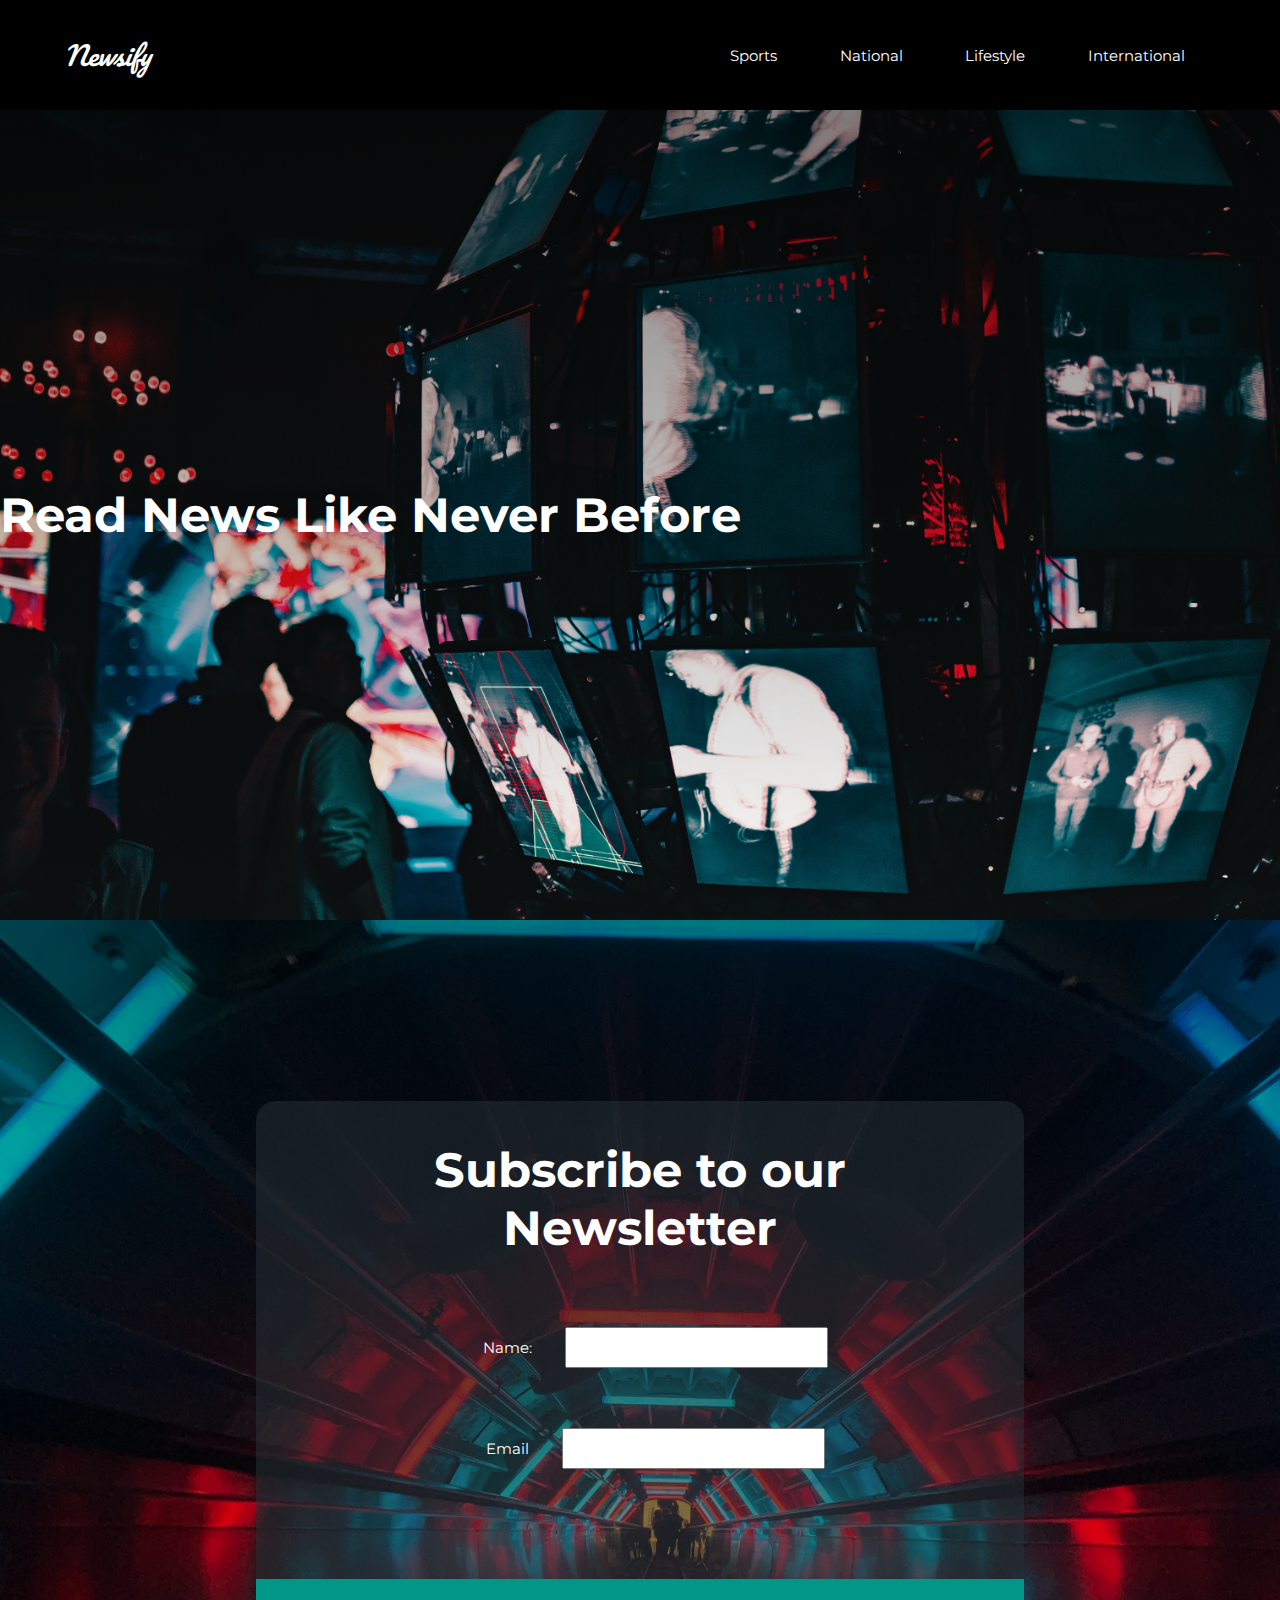
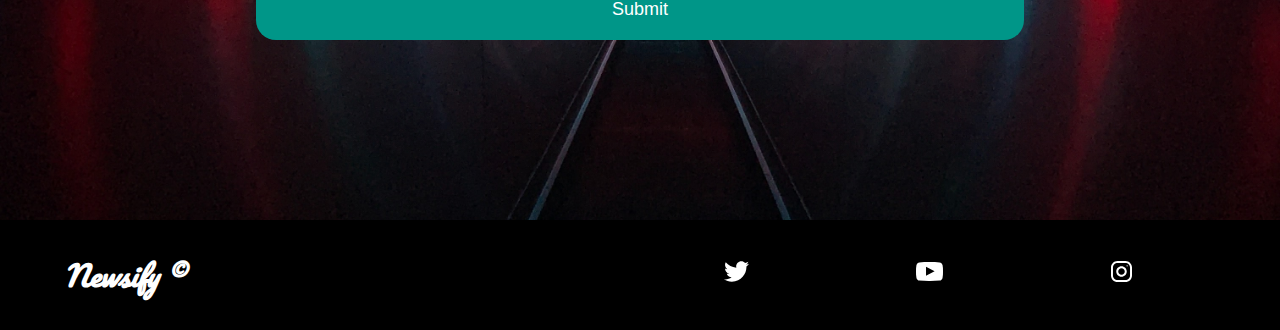
<file: index.html>
<!DOCTYPE html>
<html lang="en">

<head>
  <meta charset="UTF-8" />
  <meta name="viewport" content="width=device-width, initial-scale=1.0" />
  <meta name="description" content="Newsify is website to read your News easy !" />
  <meta name="robots" content="index,follow" />
  <link href="https://fonts.googleapis.com/css2?family=Montserrat&family=Pacifico&display=swap" rel="stylesheet" />
  <link rel="stylesheet" href="style.css" />
  <link rel="icon" href="icons/travel.svg" />
  <title>Newsify | Simplify News </title>
</head>

<body>
  <header class="main-head">
    <nav>
      <h1 id="logo">Newsify</h1>
      <ul>
        <li><a href="./sports.html">Sports</a></li>
        <li><a href="./national.html">National</a></li>
        <li><a href="./lifestyle.html">Lifestyle</a></li>
        <li><a href="./International.html">International</a></li>
      </ul>
    </nav>
  </header>
  <section class="hero">
    <h2>Read News Like Never Before</h2>
  </section>
  <section id="Entertainment">
    <div class="form-wrapper">
      <header class="form-head">
        <h2>Subscribe to our Newsletter</h2>
      </header>
      <form>
        <div class="name-form">
          <label for="name">Name:</label>
          <input type="text" name="name" required />
        </div>
        <div class="email-form">
          <label for="email">Email</label>
          <input type="email" required name="email" />
        </div>
        <button type="submit">Submit</button>
      </form>
    </div>
  </section>
  <footer>
    <div class="footer-wrapper">
      <h5>Newsify &copy;</h5>
      <ul>
        <li>
          <a href="#"><img src="icons/twitter.svg" alt="" /></a>
        </li>
        <li>
          <a href="#"><img src="icons/youtube.svg" alt="" /></a>
        </li>
        <li>
          <a href="#"><img src="icons/instagram.svg" alt="" /></a>
        </li>
      </ul>
    </div>
  </footer>
</body>

</html>
</file>
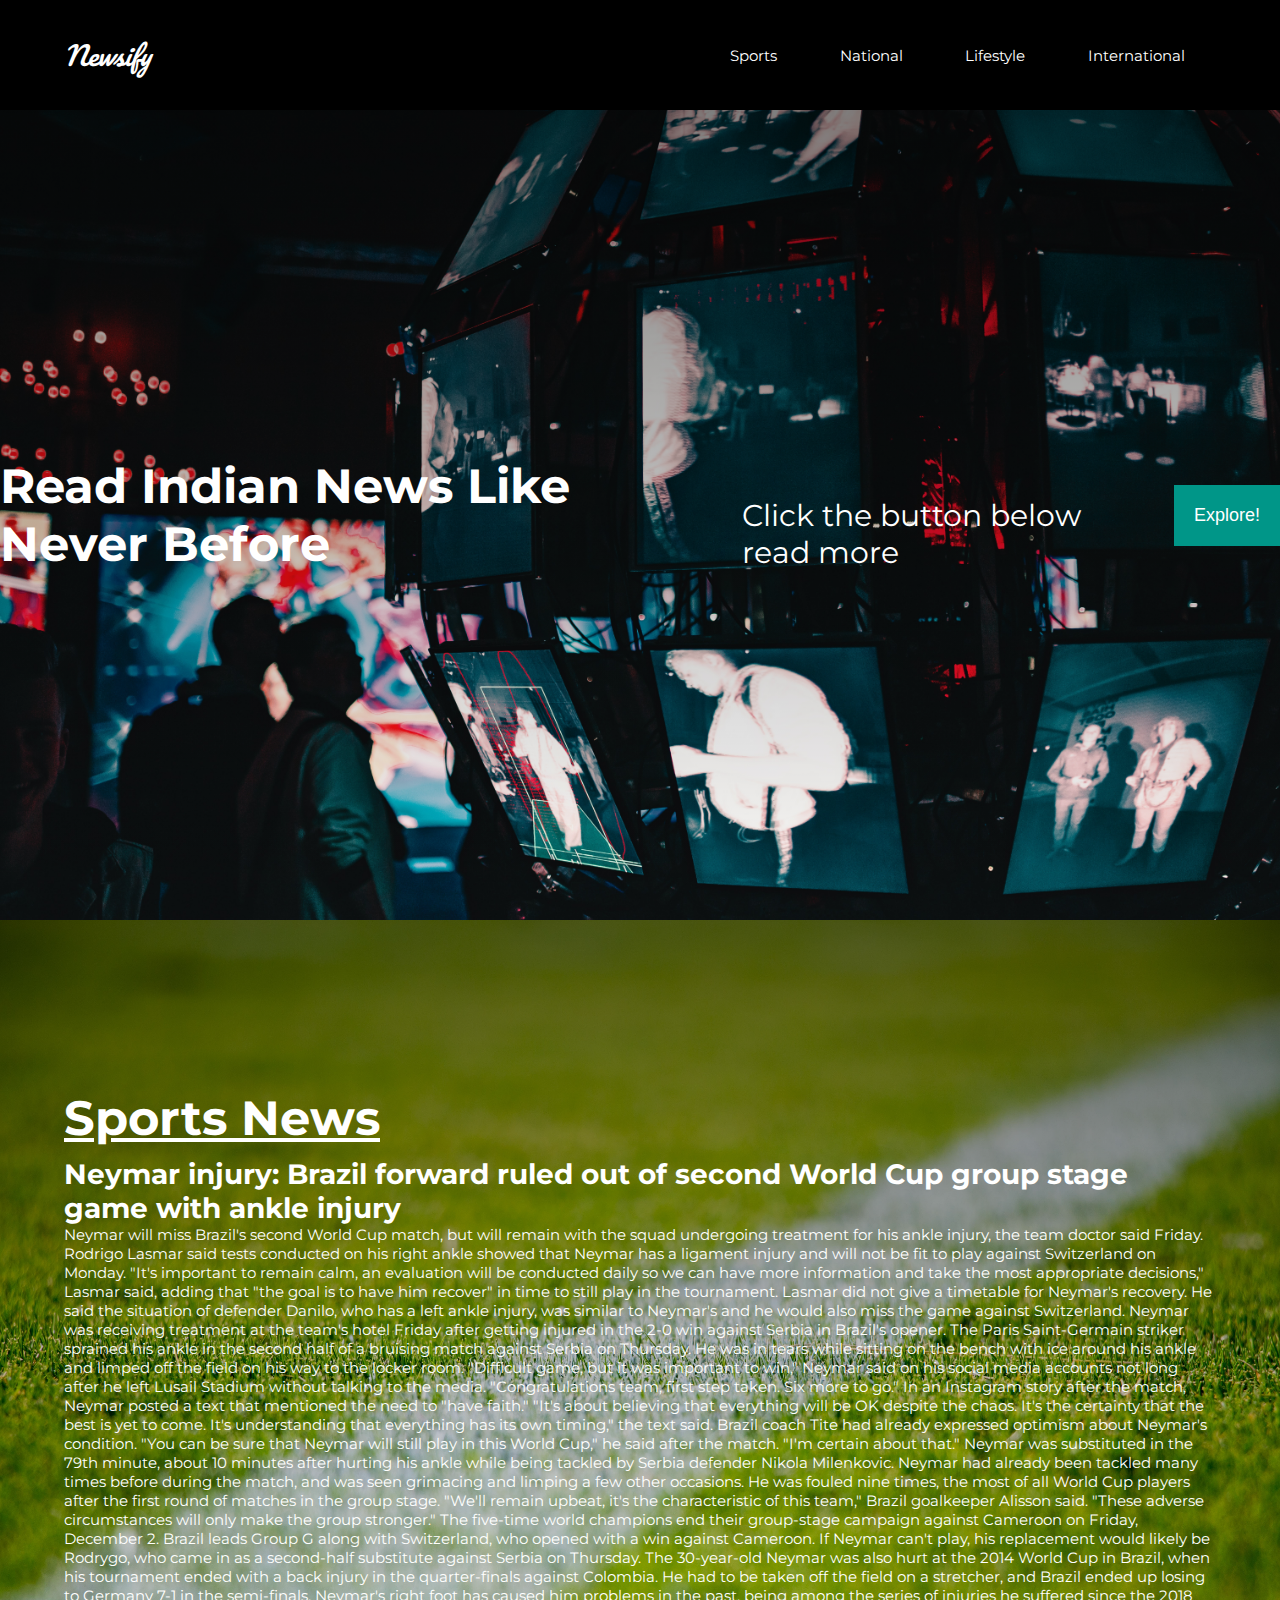
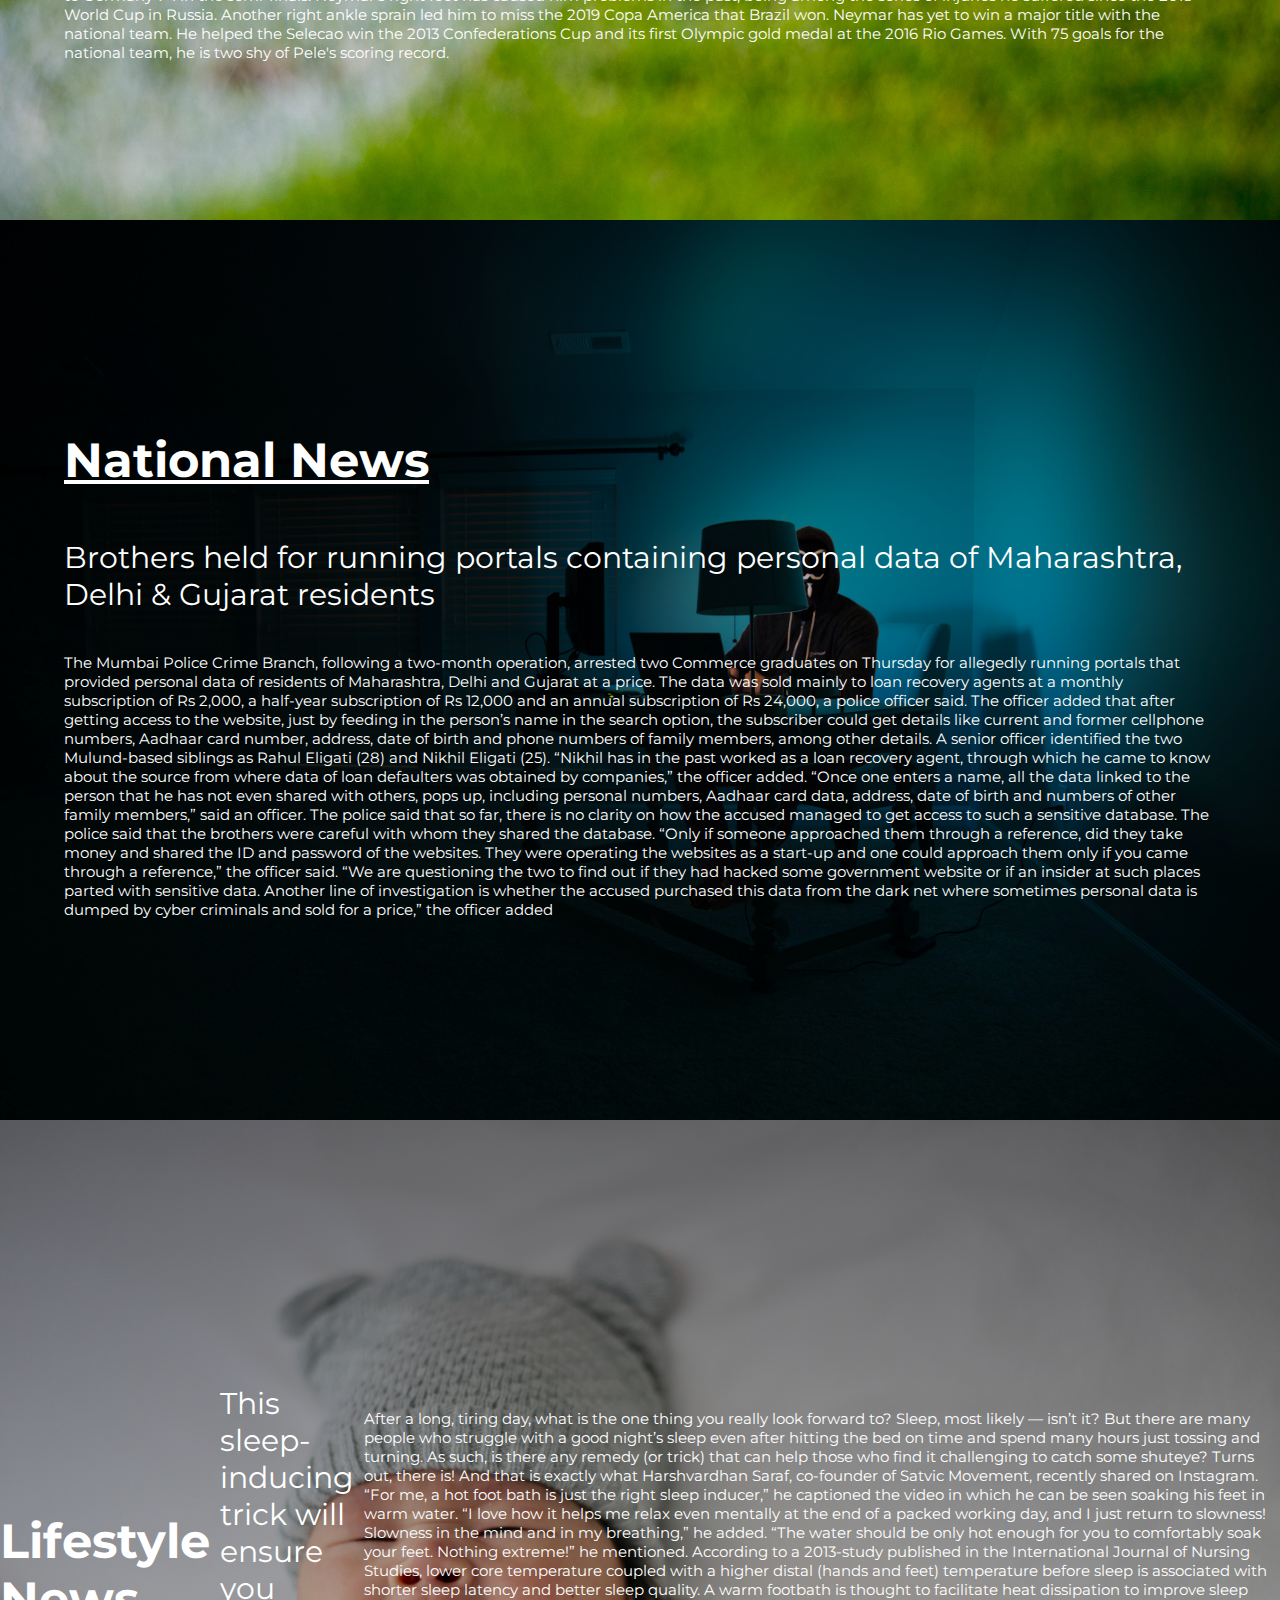
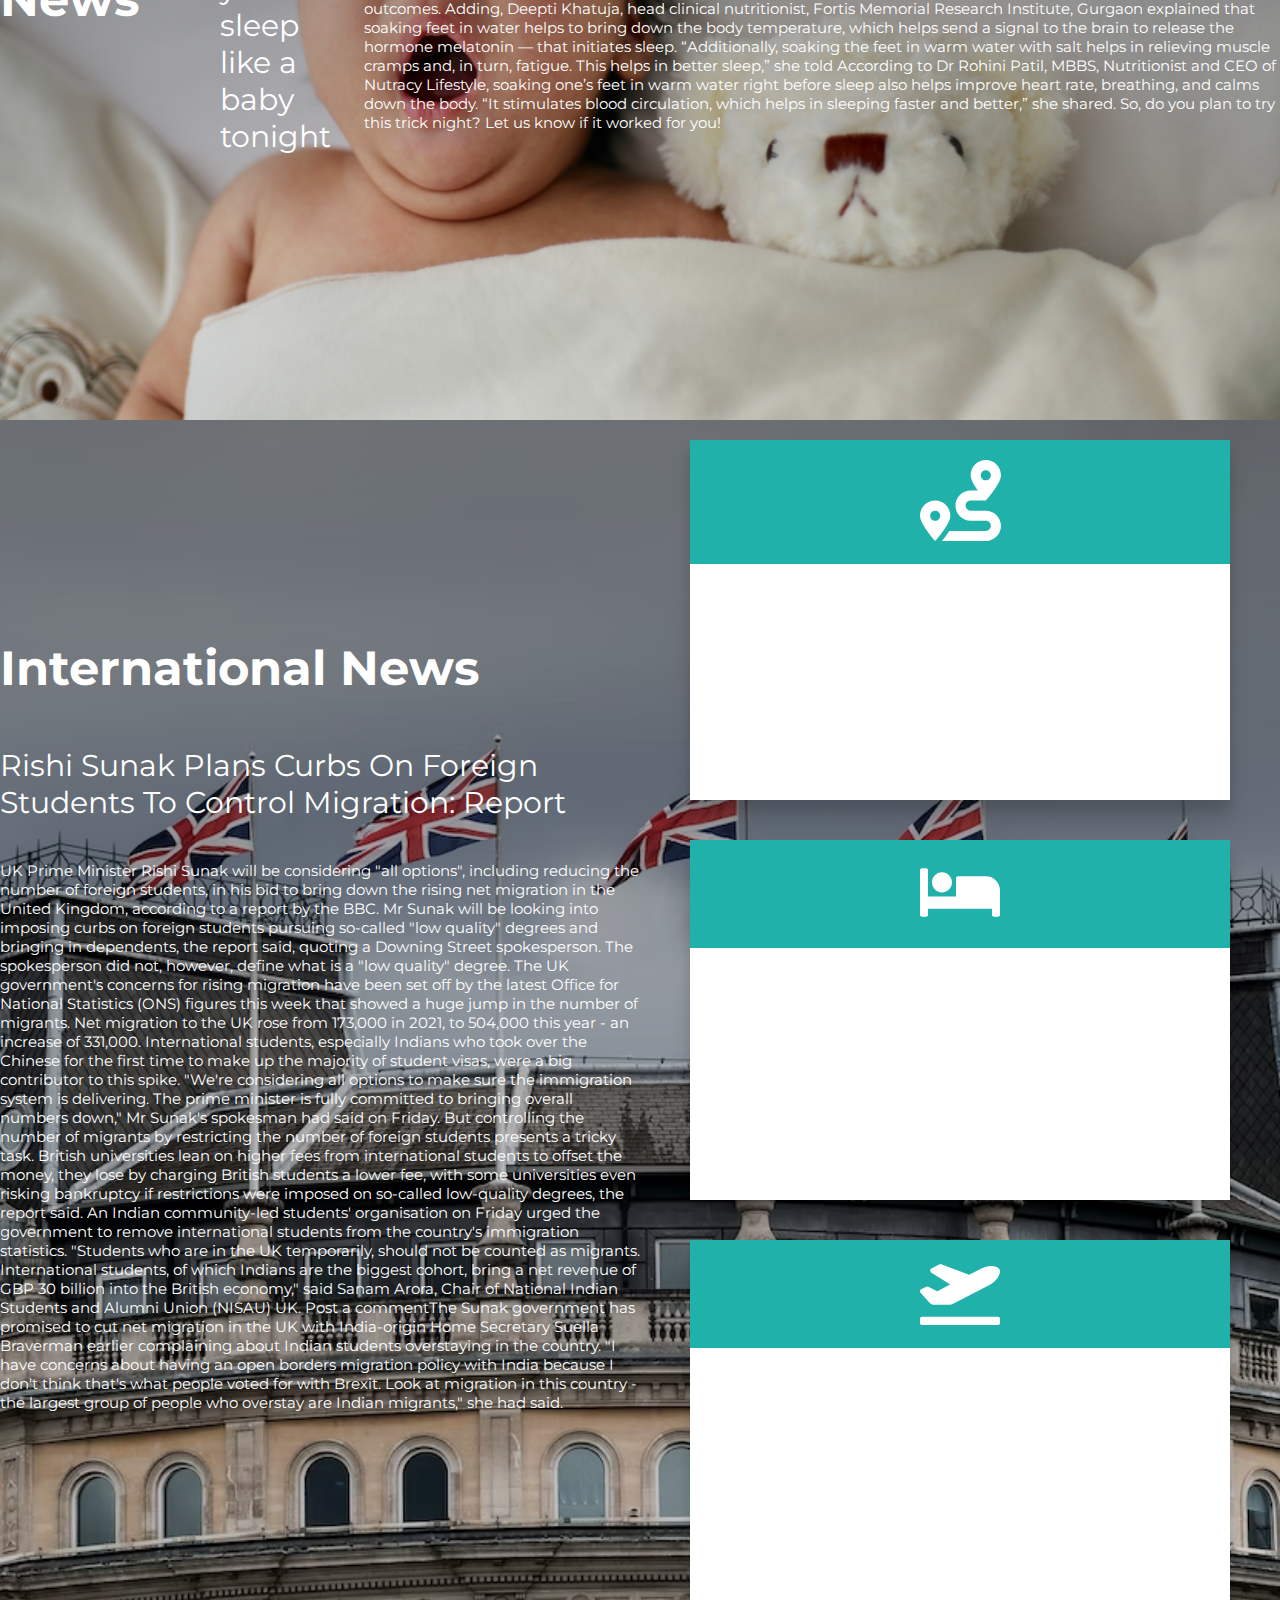
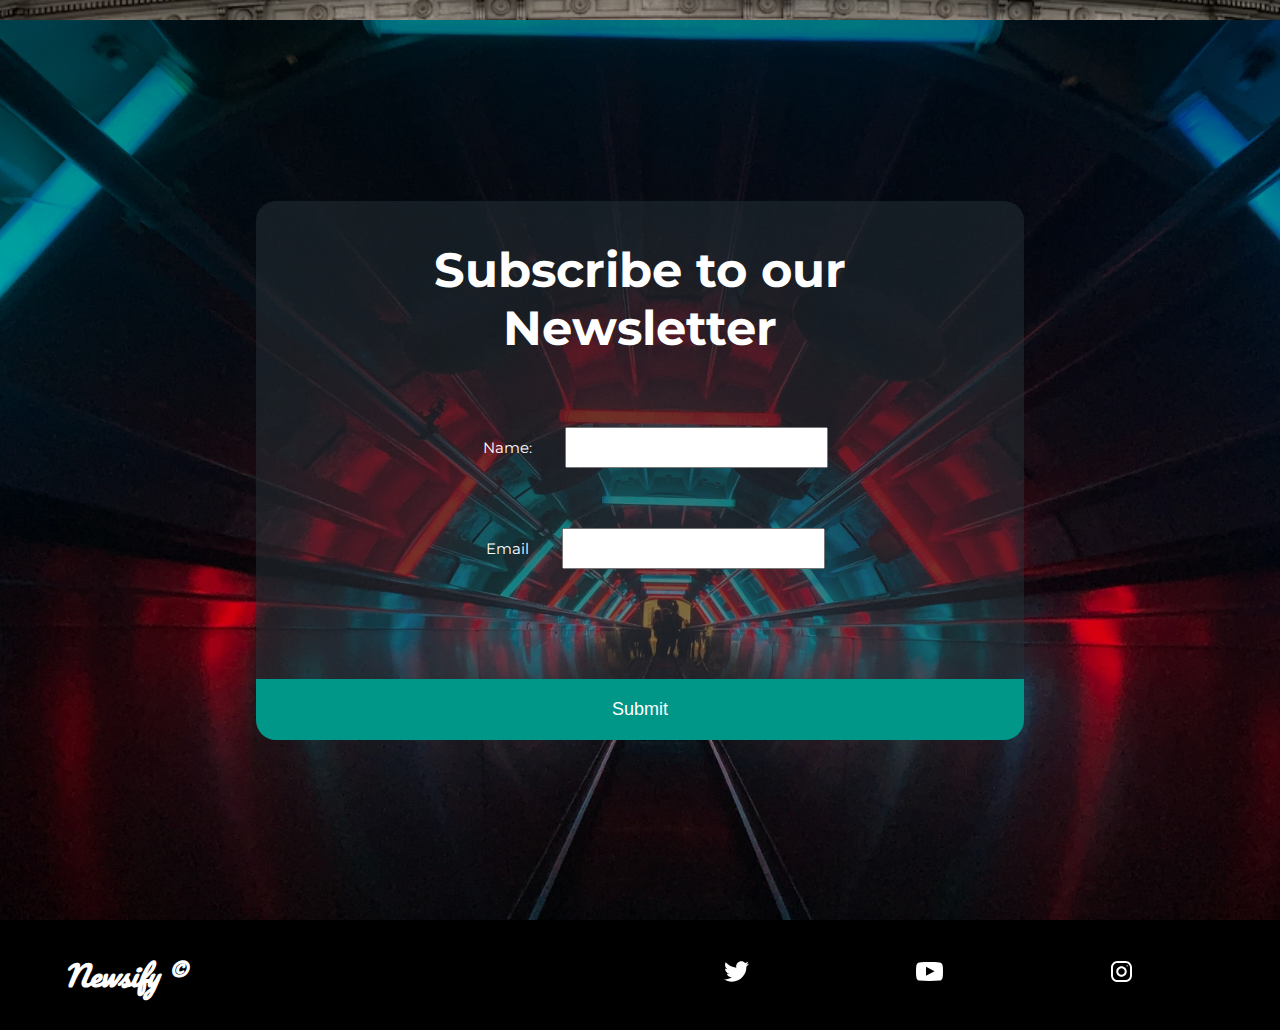
<file: copyindex.html>
<!DOCTYPE html>
<html lang="en">

<head>
    <meta charset="UTF-8" />
    <meta name="viewport" content="width=device-width, initial-scale=1.0" />
    <meta name="description" content="Newsify is website to read your News easy !" />
    <meta name="robots" content="index,follow" />
    <link href="https://fonts.googleapis.com/css2?family=Montserrat&family=Pacifico&display=swap" rel="stylesheet" />
    <link rel="stylesheet" href="style.css" />
    <link rel="icon" href="icons/travel.svg" />
    <title>Newsify | News about India</title>
</head>

<body>
    <header class="main-head">
        <nav>
            <h1 id="logo">Newsify</h1>
            <ul>
                <li><a href="./sports.html">Sports</a></li>
                <li><a href="./national.html">National</a></li>
                <li><a href="./lifestyle.html">Lifestyle</a></li>
                <li><a href="./International.html">International</a></li>
            </ul>
        </nav>
    </header>
    <section class="hero">
        <h2>Read Indian News Like Never Before</h2>
        <h3>
            <br />Click the button below read more
        </h3>
        <button>Explore!</button>
    </section>
    <section id="Sports">
        <header class="Sports-head">
            <h2>Sports News</h2>
            <h5>
                Neymar injury: Brazil forward ruled out of second World Cup group stage game with ankle injury
            </h5>
            <p>
                Neymar will miss Brazil's second World Cup match, but will remain with the squad undergoing treatment
                for his
                ankle injury, the team doctor said Friday.
                Rodrigo Lasmar said tests conducted on his right ankle showed that Neymar has a ligament injury and will
                not be
                fit to play against Switzerland on Monday.
                "It's important to remain calm, an evaluation will be conducted daily so we can have more information
                and take
                the most appropriate decisions," Lasmar said, adding that "the goal is to have him recover" in time to
                still
                play in the tournament.
                Lasmar did not give a timetable for Neymar's recovery. He said the situation of defender Danilo, who has
                a left
                ankle injury, was similar to Neymar's and he would also miss the game against Switzerland.
                Neymar was receiving treatment at the team's hotel Friday after getting injured in the 2-0 win against
                Serbia in
                Brazil's opener.
                The Paris Saint-Germain striker sprained his ankle in the second half of a bruising match against Serbia
                on
                Thursday. He was in tears while sitting on the bench with ice around his ankle and limped off the field
                on his
                way to the locker room.
                "Difficult game, but it was important to win," Neymar said on his social media accounts not long after
                he left
                Lusail Stadium without talking to the media. "Congratulations team, first step taken. Six more to go."
                In an Instagram story after the match, Neymar posted a text that mentioned the need to "have faith."
                "It's about believing that everything will be OK despite the chaos. It's the certainty that the best is
                yet to
                come. It's understanding that everything has its own timing," the text said.
                Brazil coach Tite had already expressed optimism about Neymar's condition. "You can be sure that Neymar
                will
                still play in this World Cup," he said after the match. "I'm certain about that."
                Neymar was substituted in the 79th minute, about 10 minutes after hurting his ankle while being tackled
                by
                Serbia defender Nikola Milenkovic.
                Neymar had already been tackled many times before during the match, and was seen grimacing and limping a
                few
                other occasions. He was fouled nine times, the most of all World Cup players after the first round of
                matches in
                the group stage.
                "We'll remain upbeat, it's the characteristic of this team," Brazil goalkeeper Alisson said. "These
                adverse
                circumstances will only make the group stronger."
                The five-time world champions end their group-stage campaign against Cameroon on Friday, December 2.
                Brazil
                leads Group G along with Switzerland, who opened with a win against Cameroon.
                If Neymar can't play, his replacement would likely be Rodrygo, who came in as a second-half substitute
                against
                Serbia on Thursday.
                The 30-year-old Neymar was also hurt at the 2014 World Cup in Brazil, when his tournament ended with a
                back
                injury in the quarter-finals against Colombia. He had to be taken off the field on a stretcher, and
                Brazil ended
                up losing to Germany 7-1 in the semi-finals.
                Neymar's right foot has caused him problems in the past, being among the series of injuries he suffered
                since
                the 2018 World Cup in Russia. Another right ankle sprain led him to miss the 2019 Copa America that
                Brazil won.

                Neymar has yet to win a major title with the national team. He helped the Selecao win the 2013
                Confederations
                Cup and its first Olympic gold medal at the 2016 Rio Games.

                With 75 goals for the national team, he is two shy of Pele's scoring record.


            </p>

            <!-- <img src="img/cloud.png" class="moving-cloud-1 cloud" /> -->
            <!-- <img src="img/cloud.png" class="moving-cloud-2 cloud" /> -->
        </header>
    </section>
    <section id="National">
        <header class="National-head">
            <h2>National News</h2>
            <h3>
                Brothers held for running portals containing personal data of Maharashtra, Delhi & Gujarat residents
            </h3>
            <p>The Mumbai Police Crime Branch, following a two-month operation, arrested two Commerce graduates on
                Thursday
                for allegedly running portals that provided personal data of residents of Maharashtra, Delhi and Gujarat
                at a
                price.
                The data was sold mainly to loan recovery agents at a monthly subscription of Rs 2,000, a half-year
                subscription
                of Rs 12,000 and an annual subscription of Rs 24,000, a police officer said.
                The officer added that after getting access to the website, just by feeding in the person’s name in the
                search
                option, the subscriber could get details like current and former cellphone numbers, Aadhaar card number,
                address, date of birth and phone numbers of family members, among other details.
                A senior officer identified the two Mulund-based siblings as Rahul Eligati (28) and Nikhil Eligati (25).
                “Nikhil
                has in the past worked as a loan recovery agent, through which he came to know about the source from
                where data
                of loan defaulters was obtained by companies,” the officer added.
                “Once one enters a name, all the data linked to the person that he has not even shared with others, pops
                up,
                including personal numbers, Aadhaar card data, address, date of birth and numbers of other family
                members,” said
                an officer.
                The police said that so far, there is no clarity on how the accused managed to get access to such a
                sensitive
                database.

                The police said that the brothers were careful with whom they shared the database. “Only if someone
                approached
                them through a reference, did they take money and shared the ID and password of the websites. They were
                operating the websites as a start-up and one could approach them only if you came through a reference,”
                the
                officer said.
                “We are questioning the two to find out if they had hacked some government website or if an insider at
                such
                places parted with sensitive data. Another line of investigation is whether the accused purchased this
                data from
                the dark net where sometimes personal data is dumped by cyber criminals and sold for a price,” the
                officer added
            </p>
        </header>

    </section>
    <section id="Lifestyle">
        <header class="Lifestyle-head">
            <h2>Lifestyle News</h2>
            <h3>
                This sleep-inducing trick will ensure you sleep like a baby tonight
            </h3>
            <p>After a long, tiring day, what is the one thing you really look forward to? Sleep, most likely — isn’t
                it? But
                there are many people who struggle with a good night’s sleep even after hitting the bed on time and
                spend many
                hours just tossing and turning. As such, is there any remedy (or trick) that can help those who find it
                challenging to catch some shuteye? Turns out, there is! And that is exactly what Harshvardhan Saraf,
                co-founder
                of Satvic Movement, recently shared on Instagram.

                “For me, a hot foot bath is just the right sleep inducer,” he captioned the video in which he can be
                seen
                soaking his feet in warm water. “I love how it helps me relax even mentally at the end of a packed
                working day,
                and I just return to slowness! Slowness in the mind and in my breathing,” he added.
                “The water should be only hot enough for you to comfortably soak your feet. Nothing extreme!” he
                mentioned.
                According to a 2013-study published in the International Journal of Nursing Studies, lower core
                temperature
                coupled with a higher distal (hands and feet) temperature before sleep is associated with shorter sleep
                latency
                and better sleep quality. A warm footbath is thought to facilitate heat dissipation to improve sleep
                outcomes.
                Adding, Deepti Khatuja, head clinical nutritionist, Fortis Memorial Research Institute, Gurgaon
                explained that
                soaking feet in water helps to bring down the body temperature, which helps send a signal to the brain
                to
                release the hormone melatonin — that initiates sleep. “Additionally, soaking the feet in warm water with
                salt
                helps in relieving muscle cramps and, in turn, fatigue. This helps in better sleep,” she told
                According to Dr Rohini Patil, MBBS, Nutritionist and CEO of Nutracy Lifestyle, soaking one’s feet in
                warm water
                right before sleep also helps improve heart rate, breathing, and calms down the body. “It stimulates
                blood
                circulation, which helps in sleeping faster and better,” she shared.
                So, do you plan to try this trick night? Let us know if it worked for you!

            </p>
        </header>

    </section>
    <section id="International">
        <header class="International-head">
            <h2>International News</h2>
            <h3>
                Rishi Sunak Plans Curbs On Foreign Students To Control Migration: Report
            </h3>
            <p>UK Prime Minister Rishi Sunak will be considering "all options", including reducing the number of foreign
                students, in his bid to bring down the rising net migration in the United Kingdom, according to a report
                by the
                BBC.
                Mr Sunak will be looking into imposing curbs on foreign students pursuing so-called "low quality"
                degrees and
                bringing in dependents, the report said, quoting a Downing Street spokesperson. The spokesperson did
                not,
                however, define what is a "low quality" degree.
                The UK government's concerns for rising migration have been set off by the latest Office for National
                Statistics
                (ONS) figures this week that showed a huge jump in the number of migrants. Net migration to the UK rose
                from
                173,000 in 2021, to 504,000 this year - an increase of 331,000.
                International students, especially Indians who took over the Chinese for the first time to make up the
                majority
                of student visas, were a big contributor to this spike.
                "We're considering all options to make sure the immigration system is delivering. The prime minister is
                fully
                committed to bringing overall numbers down," Mr Sunak's spokesman had said on Friday.
                But controlling the number of migrants by restricting the number of foreign students presents a tricky
                task.
                British universities lean on higher fees from international students to offset the money, they lose by
                charging
                British students a lower fee, with some universities even risking bankruptcy if restrictions were
                imposed on
                so-called low-quality degrees, the report said.
                An Indian community-led students' organisation on Friday urged the government to remove international
                students
                from the country's immigration statistics. "Students who are in the UK temporarily, should not be
                counted as
                migrants. International students, of which Indians are the biggest cohort, bring a net revenue of GBP 30
                billion
                into the British economy," said Sanam Arora, Chair of National Indian Students and Alumni Union (NISAU)
                UK.
                Post a commentThe Sunak government has promised to cut net migration in the UK with India-origin Home
                Secretary
                Suella Braverman earlier complaining about Indian students overstaying in the country. "I have concerns
                about
                having an open borders migration policy with India because I don't think that's what people voted for
                with
                Brexit. Look at migration in this country - the largest group of people who overstay are Indian
                migrants," she
                had said.
            </p>
        </header>

        <div class="cards">
            <div class="card">
                <div class="card-icon">
                    <img src="icons/route-solid.svg" alt="" />
                </div>
                <h4>Travel</h4>
                <p>Travel in over 250 cities with no effort.</p>
            </div>
            <div class="card">
                <div class="card-icon">
                    <img src="icons/bed-solid.svg" alt="" />
                </div>
                <h4>Hotel</h4>
                <p>Hotels located near popular areas.</p>
            </div>
            <div class="card">
                <div class="card-icon">
                    <img src="icons/plane-departure-solid.svg" alt="" />
                </div>
                <h4>Fly</h4>
                <p>Flight included in every purchased trip.</p>
            </div>
        </div>
    </section>
    <section id="Entertainment">
        <div class="form-wrapper">
            <header class="form-head">
                <h2>Subscribe to our Newsletter</h2>
            </header>
            <form>
                <div class="name-form">
                    <label for="name">Name:</label>
                    <input type="text" name="name" required />
                </div>
                <div class="email-form">
                    <label for="email">Email</label>
                    <input type="email" required name="email" />
                </div>
                <button type="submit">Submit</button>
            </form>
        </div>
    </section>
    <footer>
        <div class="footer-wrapper">
            <h5>Newsify &copy;</h5>
            <ul>
                <li>
                    <a href="#"><img src="icons/twitter.svg" alt="" /></a>
                </li>
                <li>
                    <a href="#"><img src="icons/youtube.svg" alt="" /></a>
                </li>
                <li>
                    <a href="#"><img src="icons/instagram.svg" alt="" /></a>
                </li>
            </ul>
        </div>
    </footer>
</body>

</html>
</file>
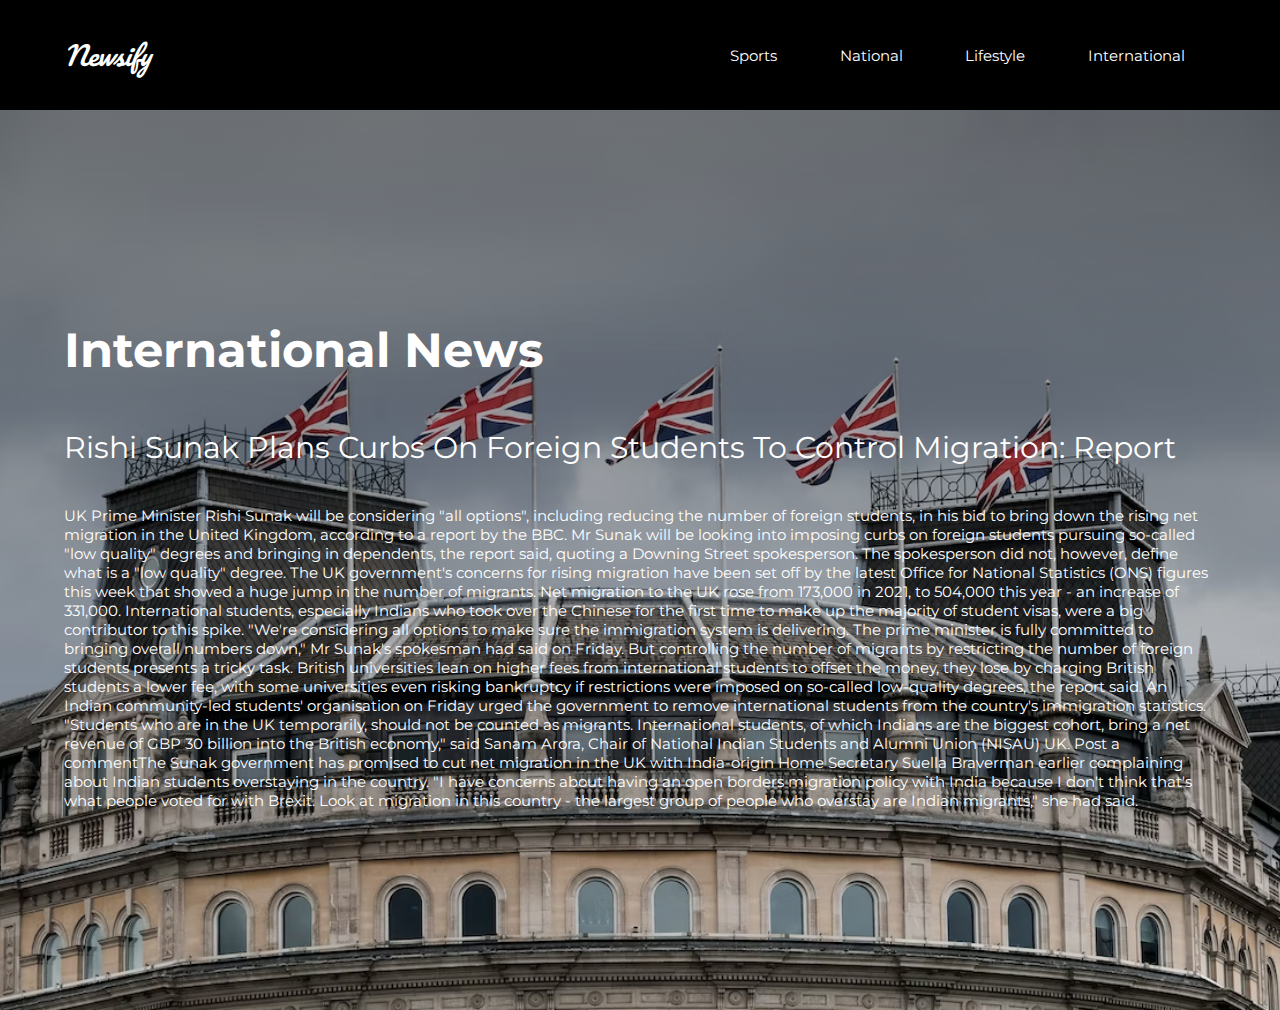
<file: International.html>
<!DOCTYPE html>
<html lang="en">

<head>
    <meta charset="UTF-8" />
    <meta name="viewport" content="width=device-width, initial-scale=1.0" />
    <meta name="description" content="Newsify is website to read your News easy !" />
    <meta name="robots" content="index,follow" />
    <link href="https://fonts.googleapis.com/css2?family=Montserrat&family=Pacifico&display=swap" rel="stylesheet" />
    <link rel="stylesheet" href="style.css" />
    <link rel="icon" href="icons/travel.svg" />
    <title>Newsify | News about India</title>
</head>

<body>
    <header class="main-head">
        <nav>
            <h1 id="logo"><a href="./index.html">Newsify</a></h1>
            <ul>
                <li><a href="./sports.html">Sports</a></li>
                <li><a href="./national.html">National</a></li>
                <li><a href="./lifestyle.html">Lifestyle</a></li>
                <li><a href="./International.html">International</a></li>
            </ul>
        </nav>
    </header>
    <section id="International">
        <header class="International-head">
            <h2>International News</h2>
            <h3>
                Rishi Sunak Plans Curbs On Foreign Students To Control Migration: Report
            </h3>
            <p>UK Prime Minister Rishi Sunak will be considering "all options", including reducing the number of foreign
                students, in his bid to bring down the rising net migration in the United Kingdom, according to a report
                by the BBC.
                Mr Sunak will be looking into imposing curbs on foreign students pursuing so-called "low quality"
                degrees and bringing in dependents, the report said, quoting a Downing Street spokesperson. The
                spokesperson did not, however, define what is a "low quality" degree.
                The UK government's concerns for rising migration have been set off by the latest Office for National
                Statistics (ONS) figures this week that showed a huge jump in the number of migrants. Net migration to
                the UK rose from 173,000 in 2021, to 504,000 this year - an increase of 331,000.
                International students, especially Indians who took over the Chinese for the first time to make up the
                majority of student visas, were a big contributor to this spike.
                "We're considering all options to make sure the immigration system is delivering. The prime minister is
                fully committed to bringing overall numbers down," Mr Sunak's spokesman had said on Friday.
                But controlling the number of migrants by restricting the number of foreign students presents a tricky
                task. British universities lean on higher fees from international students to offset the money, they
                lose by charging British students a lower fee, with some universities even risking bankruptcy if
                restrictions were imposed on so-called low-quality degrees, the report said.
                An Indian community-led students' organisation on Friday urged the government to remove international
                students from the country's immigration statistics. "Students who are in the UK temporarily, should not
                be counted as migrants. International students, of which Indians are the biggest cohort, bring a net
                revenue of GBP 30 billion into the British economy," said Sanam Arora, Chair of National Indian Students
                and Alumni Union (NISAU) UK.
                Post a commentThe Sunak government has promised to cut net migration in the UK with India-origin Home
                Secretary Suella Braverman earlier complaining about Indian students overstaying in the country. "I have
                concerns about having an open borders migration policy with India because I don't think that's what
                people voted for with Brexit. Look at migration in this country - the largest group of people who
                overstay are Indian migrants," she had said.
            </p>
        </header>
    </section>
</body>

</html>
</file>
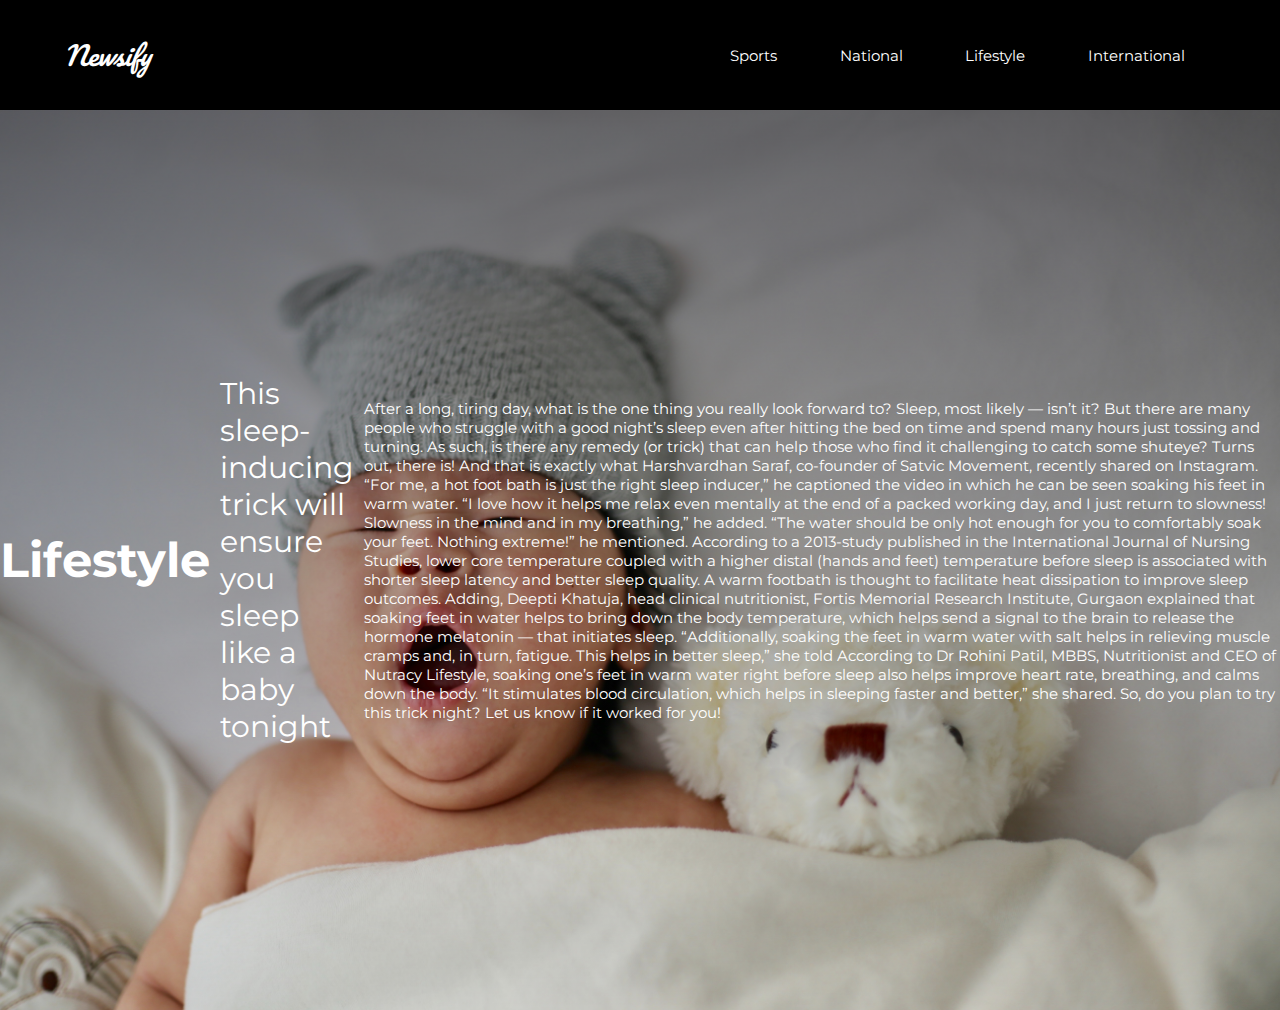
<file: lifestyle.html>
<!DOCTYPE html>
<html lang="en">

<head>
    <meta charset="UTF-8" />
    <meta name="viewport" content="width=device-width, initial-scale=1.0" />
    <meta name="description" content="Newsify is website to read your News easy !" />
    <meta name="robots" content="index,follow" />
    <link href="https://fonts.googleapis.com/css2?family=Montserrat&family=Pacifico&display=swap" rel="stylesheet" />
    <link rel="stylesheet" href="style.css" />
    <link rel="icon" href="icons/travel.svg" />
    <title>Newsify | News about India</title>
</head>

<body>
    <header class="main-head">
        <nav>
            <h1 id="logo"><a href="./index.html">Newsify</a></h1>
            <ul>
                <li><a href="./sports.html">Sports</a></li>
                <li><a href="./national.html">National</a></li>
                <li><a href="./lifestyle.html">Lifestyle</a></li>
                <li><a href="./International.html">International</a></li>
            </ul>
        </nav>
    </header>
    <section id="Lifestyle">
        <header class="Lifestyle-head">
            <h2>Lifestyle</h2>
            <h3>
                This sleep-inducing trick will ensure you sleep like a baby tonight
            </h3>
            <p>After a long, tiring day, what is the one thing you really look forward to? Sleep, most likely — isn’t
                it? But
                there are many people who struggle with a good night’s sleep even after hitting the bed on time and
                spend many
                hours just tossing and turning. As such, is there any remedy (or trick) that can help those who find it
                challenging to catch some shuteye? Turns out, there is! And that is exactly what Harshvardhan Saraf,
                co-founder
                of Satvic Movement, recently shared on Instagram.

                “For me, a hot foot bath is just the right sleep inducer,” he captioned the video in which he can be
                seen
                soaking his feet in warm water. “I love how it helps me relax even mentally at the end of a packed
                working day,
                and I just return to slowness! Slowness in the mind and in my breathing,” he added.
                “The water should be only hot enough for you to comfortably soak your feet. Nothing extreme!” he
                mentioned.
                According to a 2013-study published in the International Journal of Nursing Studies, lower core
                temperature
                coupled with a higher distal (hands and feet) temperature before sleep is associated with shorter sleep
                latency
                and better sleep quality. A warm footbath is thought to facilitate heat dissipation to improve sleep
                outcomes.
                Adding, Deepti Khatuja, head clinical nutritionist, Fortis Memorial Research Institute, Gurgaon
                explained that
                soaking feet in water helps to bring down the body temperature, which helps send a signal to the brain
                to
                release the hormone melatonin — that initiates sleep. “Additionally, soaking the feet in warm water with
                salt
                helps in relieving muscle cramps and, in turn, fatigue. This helps in better sleep,” she told
                According to Dr Rohini Patil, MBBS, Nutritionist and CEO of Nutracy Lifestyle, soaking one’s feet in
                warm water
                right before sleep also helps improve heart rate, breathing, and calms down the body. “It stimulates
                blood
                circulation, which helps in sleeping faster and better,” she shared.
                So, do you plan to try this trick night? Let us know if it worked for you!

            </p>
        </header>

    </section>
</body>

</html>
</file>
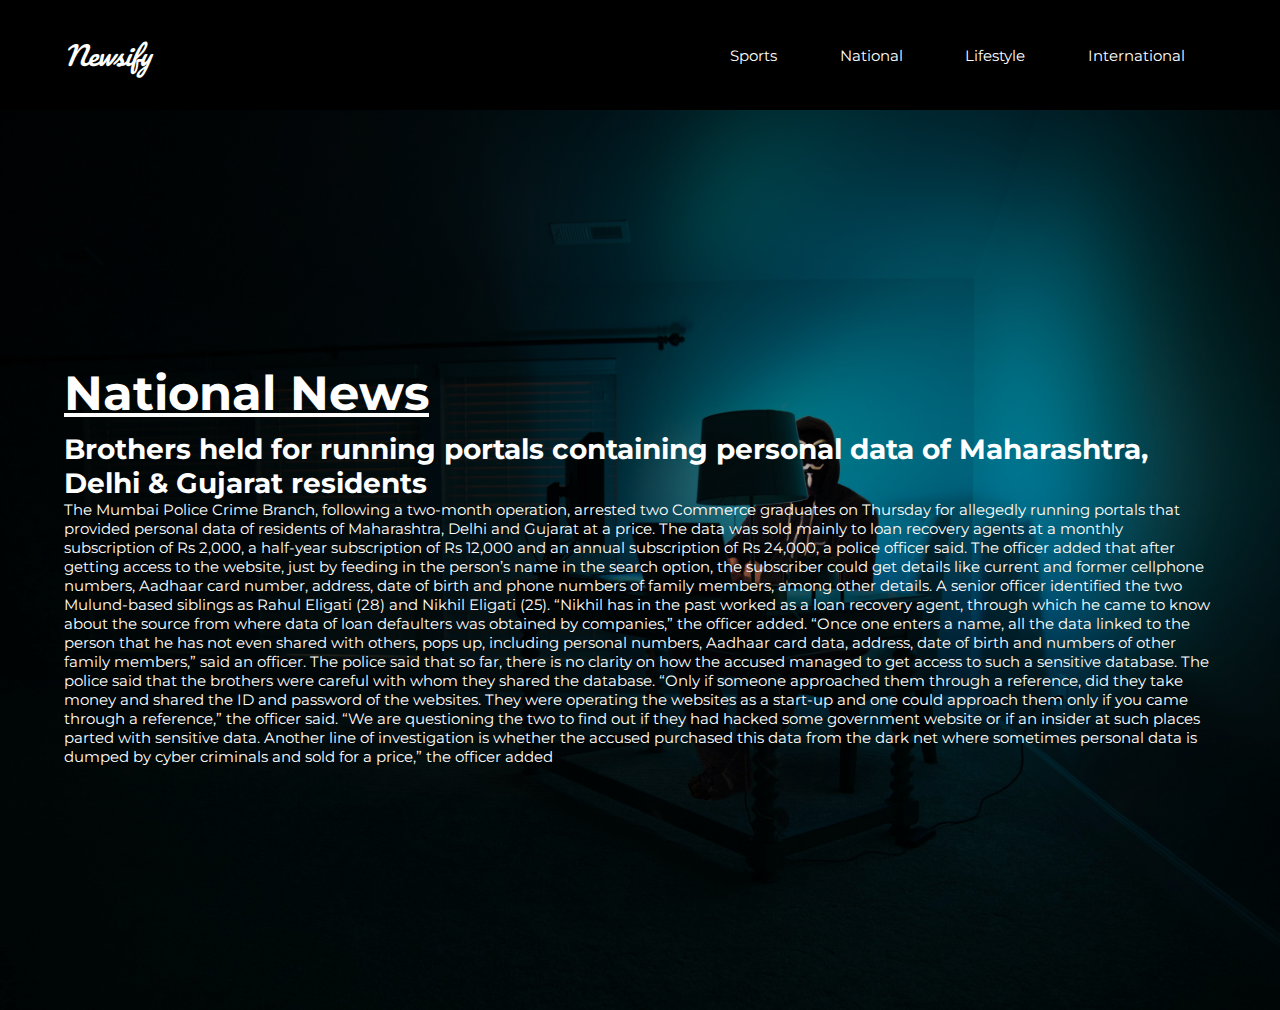
<file: national.html>
<!DOCTYPE html>
<html lang="en">

<head>
    <meta charset="UTF-8" />
    <meta name="viewport" content="width=device-width, initial-scale=1.0" />
    <meta name="description" content="Newsify is website to read your News easy !" />
    <meta name="robots" content="index,follow" />
    <link href="https://fonts.googleapis.com/css2?family=Montserrat&family=Pacifico&display=swap" rel="stylesheet" />
    <link rel="stylesheet" href="style.css" />
    <link rel="icon" href="icons/travel.svg" />
    <title>Newsify | News about India</title>
</head>

<body>
    <header class="main-head">
        <nav>
            <h1 id="logo"><a href="./index.html">Newsify</a></h1>
            <ul>
                <li><a href="./sports.html">Sports</a></li>
                <li><a href="./national.html">National</a></li>
                <li><a href="./lifestyle.html">Lifestyle</a></li>
                <li><a href="./International.html">International</a></li>
            </ul>
        </nav>
    </header>
    <section id="National">
        <header class="National-head">
            <h2>National News</h2>
            <h5>
                Brothers held for running portals containing personal data of Maharashtra, Delhi & Gujarat residents
            </h5>
            <p>The Mumbai Police Crime Branch, following a two-month operation, arrested two Commerce graduates on
                Thursday
                for allegedly running portals that provided personal data of residents of Maharashtra, Delhi and Gujarat
                at a
                price.
                The data was sold mainly to loan recovery agents at a monthly subscription of Rs 2,000, a half-year
                subscription
                of Rs 12,000 and an annual subscription of Rs 24,000, a police officer said.
                The officer added that after getting access to the website, just by feeding in the person’s name in the
                search
                option, the subscriber could get details like current and former cellphone numbers, Aadhaar card number,
                address, date of birth and phone numbers of family members, among other details.
                A senior officer identified the two Mulund-based siblings as Rahul Eligati (28) and Nikhil Eligati (25).
                “Nikhil
                has in the past worked as a loan recovery agent, through which he came to know about the source from
                where data
                of loan defaulters was obtained by companies,” the officer added.
                “Once one enters a name, all the data linked to the person that he has not even shared with others, pops
                up,
                including personal numbers, Aadhaar card data, address, date of birth and numbers of other family
                members,” said
                an officer.
                The police said that so far, there is no clarity on how the accused managed to get access to such a
                sensitive
                database.

                The police said that the brothers were careful with whom they shared the database. “Only if someone
                approached
                them through a reference, did they take money and shared the ID and password of the websites. They were
                operating the websites as a start-up and one could approach them only if you came through a reference,”
                the
                officer said.
                “We are questioning the two to find out if they had hacked some government website or if an insider at
                such
                places parted with sensitive data. Another line of investigation is whether the accused purchased this
                data from
                the dark net where sometimes personal data is dumped by cyber criminals and sold for a price,” the
                officer added
            </p>
        </header>

    </section>
</body>

</html>
</file>
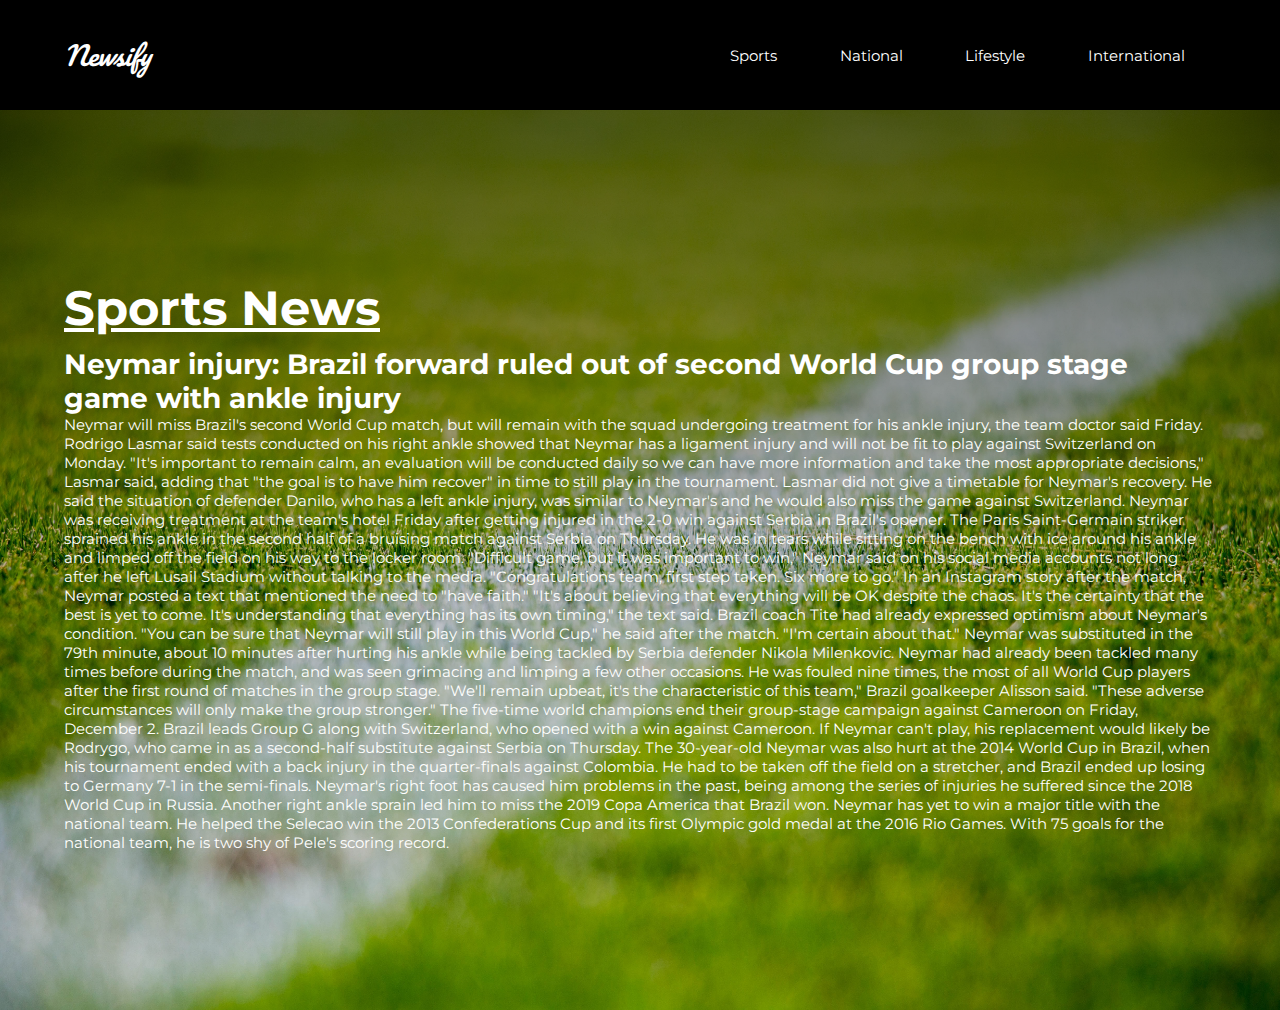
<file: sports.html>
<!DOCTYPE html>
<html lang="en">

<head>
    <meta charset="UTF-8" />
    <meta name="viewport" content="width=device-width, initial-scale=1.0" />
    <meta name="description" content="Newsify is website to read your News easy !" />
    <meta name="robots" content="index,follow" />
    <link href="https://fonts.googleapis.com/css2?family=Montserrat&family=Pacifico&display=swap" rel="stylesheet" />
    <link rel="stylesheet" href="style.css" />
    <link rel="icon" href="icons/travel.svg" />
    <title>Newsify | News about India</title>
</head>

<body>
    <header class="main-head">
        <nav>
            <h1 id="logo"><a href="./index.html">Newsify</a></h1>
            <ul>
                <li><a href="./sports.html">Sports</a></li>
                <li><a href="./national.html">National</a></li>
                <li><a href="./lifestyle.html">Lifestyle</a></li>
                <li><a href="./International.html">International</a></li>
            </ul>
        </nav>
    </header>
    <section id="Sports">
        <header class="Sports-head">
            <h2>Sports News</h2>
            <h5>
                Neymar injury: Brazil forward ruled out of second World Cup group stage game with ankle injury
            </h5>
            <p>
                Neymar will miss Brazil's second World Cup match, but will remain with the squad undergoing treatment
                for his
                ankle injury, the team doctor said Friday.
                Rodrigo Lasmar said tests conducted on his right ankle showed that Neymar has a ligament injury and will
                not be
                fit to play against Switzerland on Monday.
                "It's important to remain calm, an evaluation will be conducted daily so we can have more information
                and take
                the most appropriate decisions," Lasmar said, adding that "the goal is to have him recover" in time to
                still
                play in the tournament.
                Lasmar did not give a timetable for Neymar's recovery. He said the situation of defender Danilo, who has
                a left
                ankle injury, was similar to Neymar's and he would also miss the game against Switzerland.
                Neymar was receiving treatment at the team's hotel Friday after getting injured in the 2-0 win against
                Serbia in
                Brazil's opener.
                The Paris Saint-Germain striker sprained his ankle in the second half of a bruising match against Serbia
                on
                Thursday. He was in tears while sitting on the bench with ice around his ankle and limped off the field
                on his
                way to the locker room.
                "Difficult game, but it was important to win," Neymar said on his social media accounts not long after
                he left
                Lusail Stadium without talking to the media. "Congratulations team, first step taken. Six more to go."
                In an Instagram story after the match, Neymar posted a text that mentioned the need to "have faith."
                "It's about believing that everything will be OK despite the chaos. It's the certainty that the best is
                yet to
                come. It's understanding that everything has its own timing," the text said.
                Brazil coach Tite had already expressed optimism about Neymar's condition. "You can be sure that Neymar
                will
                still play in this World Cup," he said after the match. "I'm certain about that."
                Neymar was substituted in the 79th minute, about 10 minutes after hurting his ankle while being tackled
                by
                Serbia defender Nikola Milenkovic.
                Neymar had already been tackled many times before during the match, and was seen grimacing and limping a
                few
                other occasions. He was fouled nine times, the most of all World Cup players after the first round of
                matches in
                the group stage.
                "We'll remain upbeat, it's the characteristic of this team," Brazil goalkeeper Alisson said. "These
                adverse
                circumstances will only make the group stronger."
                The five-time world champions end their group-stage campaign against Cameroon on Friday, December 2.
                Brazil
                leads Group G along with Switzerland, who opened with a win against Cameroon.
                If Neymar can't play, his replacement would likely be Rodrygo, who came in as a second-half substitute
                against
                Serbia on Thursday.
                The 30-year-old Neymar was also hurt at the 2014 World Cup in Brazil, when his tournament ended with a
                back
                injury in the quarter-finals against Colombia. He had to be taken off the field on a stretcher, and
                Brazil ended
                up losing to Germany 7-1 in the semi-finals.
                Neymar's right foot has caused him problems in the past, being among the series of injuries he suffered
                since
                the 2018 World Cup in Russia. Another right ankle sprain led him to miss the 2019 Copa America that
                Brazil won.

                Neymar has yet to win a major title with the national team. He helped the Selecao win the 2013
                Confederations
                Cup and its first Olympic gold medal at the 2016 Rio Games.

                With 75 goals for the national team, he is two shy of Pele's scoring record.


            </p>

            <!-- <img src="img/cloud.png" class="moving-cloud-1 cloud" /> -->
            <!-- <img src="img/cloud.png" class="moving-cloud-2 cloud" /> -->
        </header>
</body>

</html>
</file>
<file: style.css>
* {
  margin: 0;
  padding: 0;
  box-sizing: 0;
}

body {
  font-family: "Montserrat", sans-serif;
}

html {
  font-size: 62.5%;
}

h1 {
  font-size: 2.6rem;
}

li,
button,
label,
input,
p {
  font-size: 1.5rem;
}

button {
  padding: 2rem;
  background: #009688;
  border: none;
  color: white;
  font-size: 1.8rem;
  cursor: pointer;
  transition: background 0.5s ease-in-out;
}

button:hover {
  background-color: #00bfa5;
}

h2 {
  font-size: 4.8rem;
}

h3 {
  font-size: 3rem;
  font-weight: normal;
}

h4,
h5 {
  font-size: 2.8rem;
}

a {
  color: white;
  text-decoration: none;
}

.main-head {
  background-color: #000000;
  color: white;
}

nav:hover {
  color: #4bcabe;
}

nav {
  padding: 1rem;
  display: flex;
  width: 90%;
  margin: auto;
  align-items: center;
  min-height: 10vh;
  flex-wrap: wrap;
}

nav ul {
  display: flex;
  flex: 1 1 40rem;
  justify-content: space-around;
  align-items: center;
  list-style: none;
}

#logo {
  flex: 2 1 40rem;
  font-family: "Pacifico", cursive;
  font-weight: lighter;
  font-style: italic;
}

.hero {
  min-height: 90vh;
  background: linear-gradient(rgba(0, 0, 0, 0.5), transparent),
    url('img/startpage.jpg');
  background-size: cover;
  background-position: center;
  color: white;
  display: flex;
  align-items: center;
  position: relative;
  overflow: hidden;
}

.hero h3 {
  padding: 5rem;
}

/*Sports Section */
#Sports {
  min-height: 100vh;
  background: linear-gradient(rgba(0, 0, 0, 0.5), transparent),
    url('img/ground.jpg');
  background-size: cover;
  background-position: center;
  color: white;
  display: flex;
  align-items: center;
  position: relative;
  overflow: hidden;
}

.Sports-head {
  width: 90%;
  margin: auto;
}

.Sports-head h2 {
  padding: 1rem 0rem;
  text-decoration: underline;
}

.Sports-head h3 {
  padding: 4rem 0rem;
}

.cloud {
  position: absolute;
  top: 0%;
  right: 0%;
  pointer-events: none;
}

.moving-cloud-1 {
  animation: cloudAnimation 3s infinite alternate ease-in-out;
}

.moving-cloud-2 {
  top: 20%;
  z-index: -1;
  animation: cloudAnimation 3.5s infinite alternate ease-in-out;
}

@keyframes cloudAnimation {
  from {
    transform: translate(10%, -10%);
  }

  to {
    transform: translate(0%, 0%);
  }
}

/*National*/
#National {
  min-height: 100vh;
  background: linear-gradient(rgba(0, 0, 0, 0.5), transparent),
    url('img/hacker.jpg');
  background-size: cover;
  background-position: center;
  color: white;
  display: flex;
  align-items: center;
  position: relative;
  overflow: hidden;
}

.National-head h3 {
  padding: 1rem;
}

.National-head {
  width: 90%;
  margin: auto;
}

.National-head h2 {
  padding: 1rem 0rem;
  text-decoration: underline;
}

.National-head h3 {
  padding: 4rem 0rem;
}

/*Lifestyle*/
.Lifestyle-head {
  min-height: 100vh;
  background: linear-gradient(rgba(0, 0, 0, 0.5), transparent),
    url('img/baby.jpg');
  background-size: cover;
  background-position: center;
  color: white;
  display: flex;
  align-items: center;
  position: relative;
  overflow: hidden;
}

.Lifestyle-head h3 {
  padding: 1rem;
}

/*International*/
#International {
  min-height: 100vh;
  background: linear-gradient(rgba(0, 0, 0, 0.5), transparent),
    url('img/uk.jpeg');
  background-size: cover;
  background-position: center;
  color: white;
  display: flex;
  align-items: center;
  position: relative;
  overflow: hidden;
}

.International-head h3 {
  padding: 1rem;
}

.International-head {
  width: 90%;
  margin: auto;
}

.International-head h2 {
  padding: 1rem 0rem;
  text-decoration: ;
}

.International-head h3 {
  padding: 4rem 0rem;
}

.cards {
  width: 90%;
  margin: auto;
  display: flex;
  min-height: 70vh;
  align-items: center;
  flex-wrap: wrap;
}

.card {
  text-align: center;
  background: white;
  flex: 1 1 25rem;
  min-height: 40vh;
  margin: 2rem 5rem;
  box-shadow: 0px 10px 10px rgba(0, 0, 0, 0.1), 0px 20px 20px rgba(0, 0, 0, 0.1);
}

.cards img {
  max-width: 15%;
  margin: 2rem;
}

.card h4 {
  padding: 1rem;
}

.card p {
  padding: 1rem;
}

.card-icon {
  background: lightseagreen;
}

#Entertainment {
  min-height: 100vh;
  background: linear-gradient(rgba(0, 0, 0, 0.5), transparent),
    url('img/try.jpg');
  background-size: cover;
  background-position: center;
  background-repeat: no-repeat;
  display: flex;
  align-items: center;
  justify-content: center;
}

.form-wrapper {
  background: rgba(38, 50, 56, 0.5);
  width: 60%;
  border-radius: 20px;
  color: white;
}

.form-head {
  text-align: center;
  padding: 4rem;
}

.name-form,
.email-form {
  padding: 3rem;
  text-align: center;
}

.form-wrapper label {
  margin: 0rem 3rem;
}

.form-wrapper button {
  width: 100%;
  padding: 2rem;
  margin-top: 8rem;
  border-bottom-left-radius: 20px;
  border-bottom-right-radius: 20px;
}

.form-wrapper input {
  padding: 1rem 3rem;
}

footer {
  color: white;
  background-color: #000000;
  font-family: "Pacifico", cursive;
  font-weight: lighter;
  font-style: italic;
}

.footer-wrapper {
  display: flex;
  align-items: center;
  padding: 1rem;
  margin: auto;
  width: 90%;
  min-height: 10vh;
  flex-wrap: wrap;
}

footer h5 {
  flex: 1 1 40rem;
}

footer ul {
  display: flex;
  list-style: none;
  flex: 1 1 40rem;
  justify-content: space-around;
  align-items: center;
}

ul:hover {
  color: #00bfa5;
}

/*Media Query*/
@media screen and (max-width: 887px) {
  html {
    font-size: 45%;
  }

  nav {
    text-align: center;
  }

  #logo {
    padding: 2rem;
  }

  .cloud {
    height: 40rem;
  }

  .Sports-head h3 {
    background: rgba(19, 28, 39, 0.8);
    -webkit-text-fill-color: white;
  }

  .form-wrapper {
    width: 100%;
  }

  footer {
    text-align: center;
  }

  footer h5 {
    padding-bottom: 3rem;
  }
}
</file>
